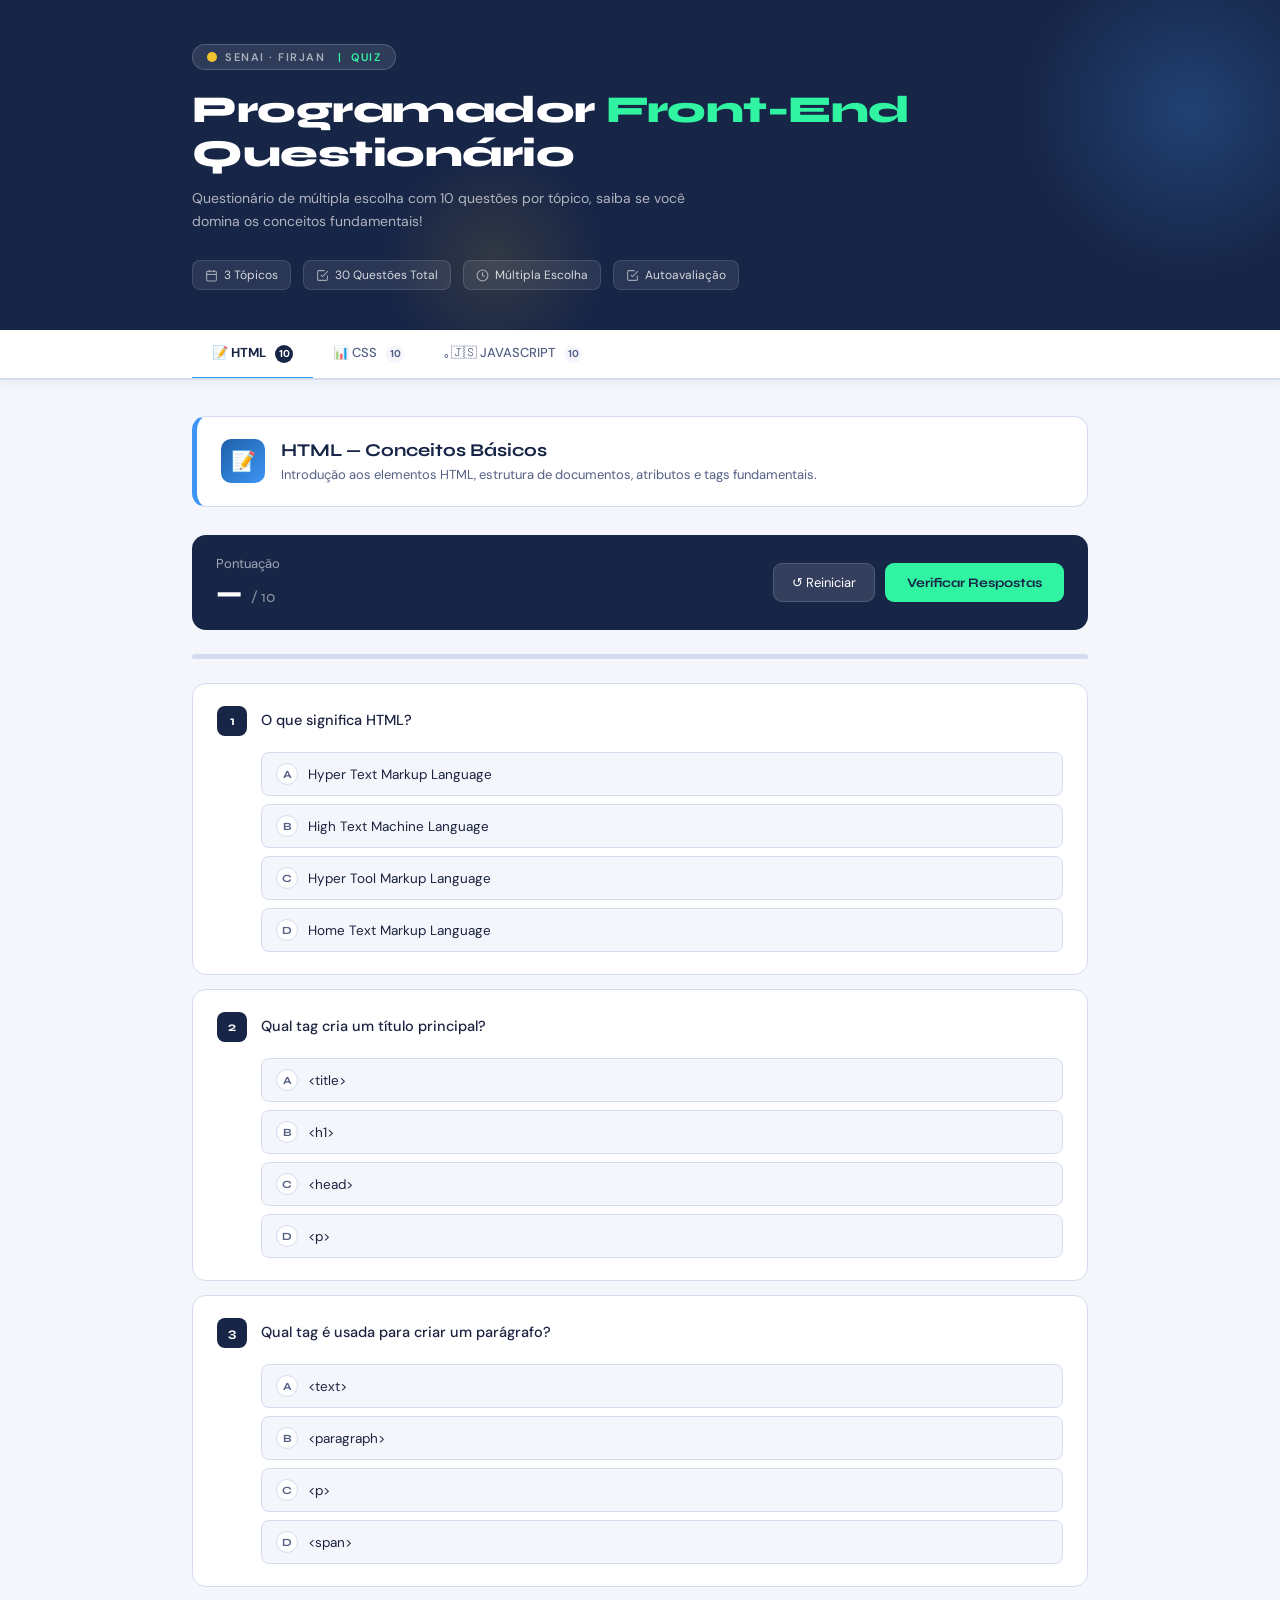
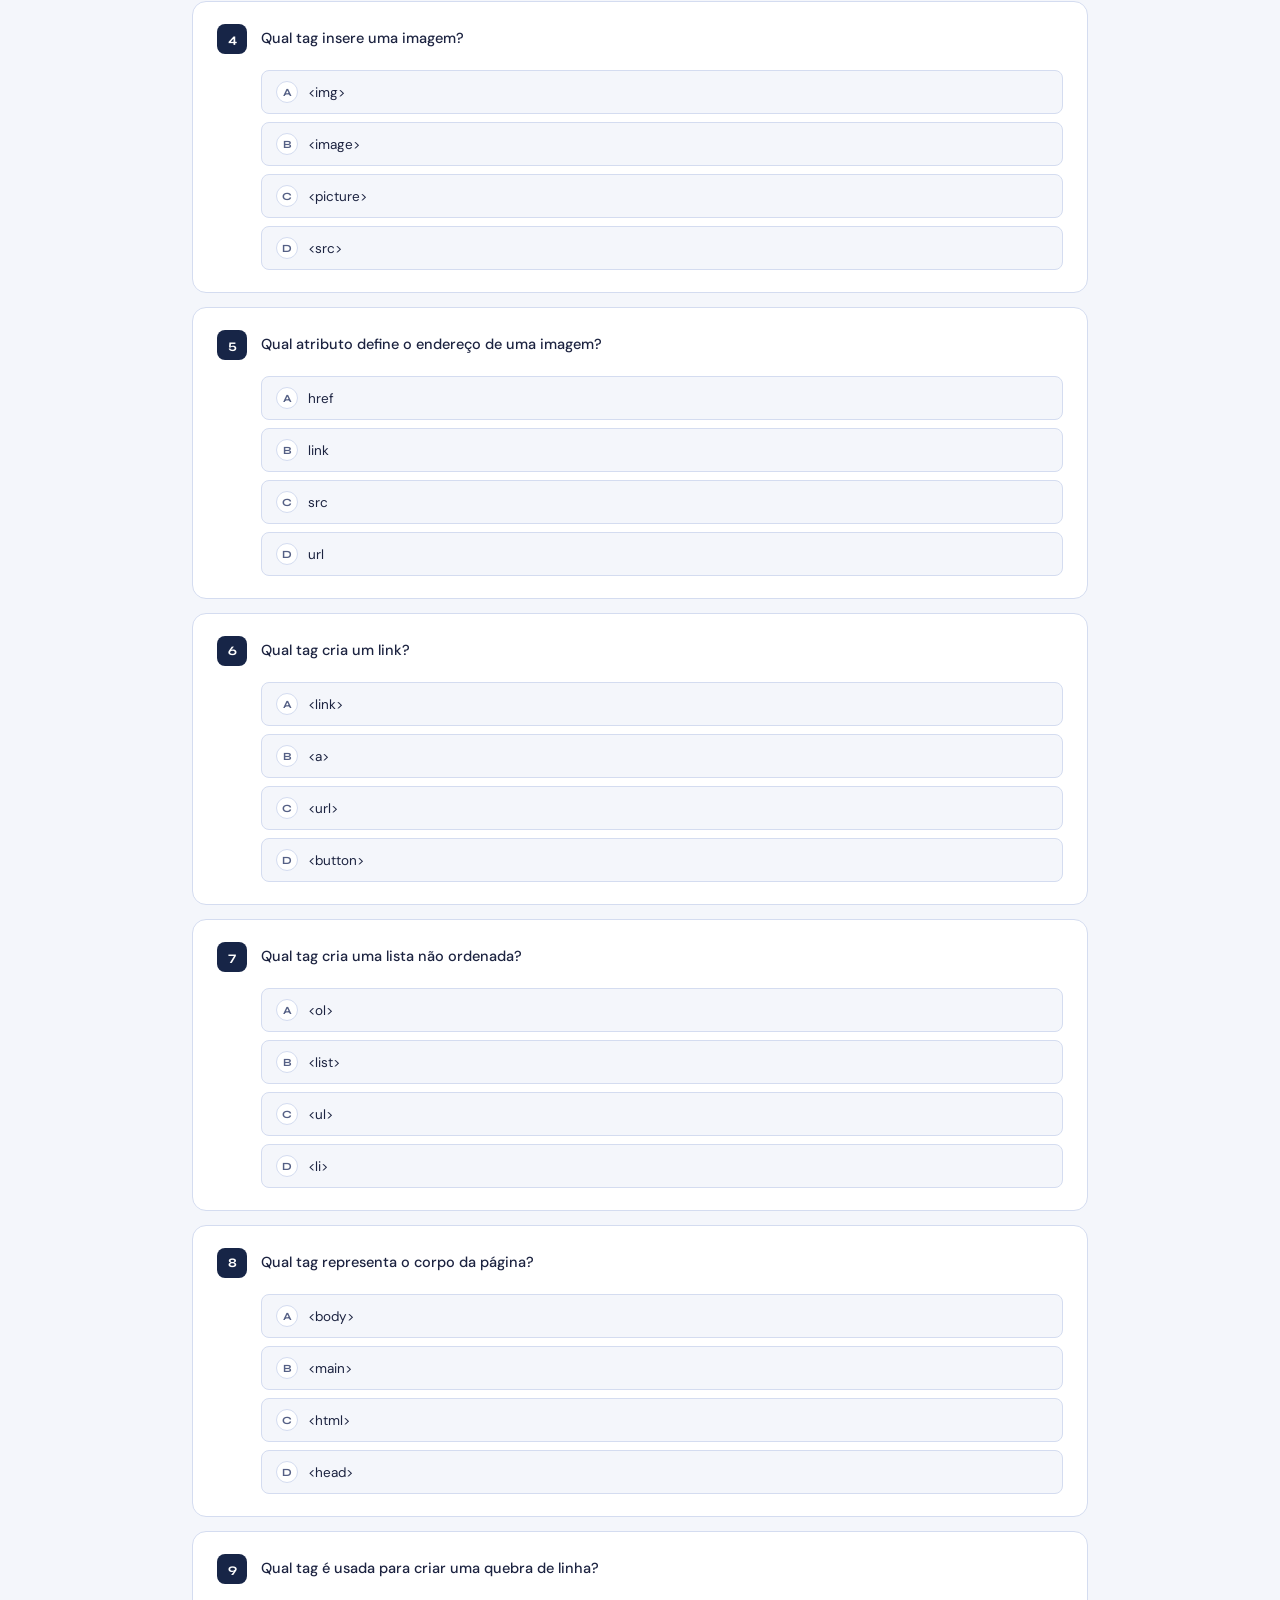
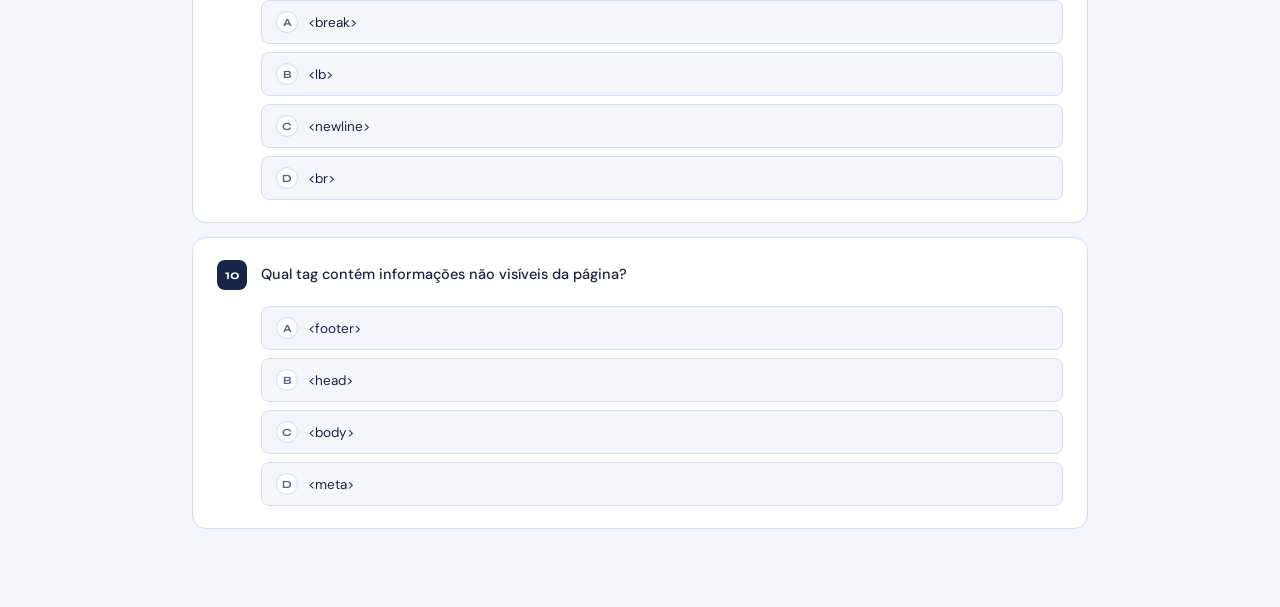
<file: index.html>
<!DOCTYPE html>
<html lang="pt-BR">
<head>
<meta charset="UTF-8">
<meta name="viewport" content="width=device-width, initial-scale=1.0">
<title>Questionário — Programador Front-End | SENAI</title>
<link rel="stylesheet" href="style.css">
</head>
<body>

<header>
  <div class="header-inner">
    <div class="header-badge">
      <svg width="10" height="10" viewBox="0 0 10 10" fill="none"><circle cx="5" cy="5" r="5" fill="#F4C430"/></svg>
      <span>SENAI · FIRJAN</span> &nbsp;|&nbsp; Quiz
    </div>
    <h1>Programador <em>Front-End</em><br>Questionário</h1>
    <p class="header-sub">Questionário de múltipla escolha com 10 questões por tópico, saiba se você domina os conceitos fundamentais!</p>
    <div class="header-meta">
      <div class="meta-chip">
        <svg width="13" height="13" viewBox="0 0 24 24" fill="none" stroke="currentColor" stroke-width="2"><rect x="3" y="4" width="18" height="18" rx="2"/><line x1="16" y1="2" x2="16" y2="6"/><line x1="8" y1="2" x2="8" y2="6"/><line x1="3" y1="10" x2="21" y2="10"/></svg>
        3 Tópicos
      </div>
      <div class="meta-chip">
        <svg width="13" height="13" viewBox="0 0 24 24" fill="none" stroke="currentColor" stroke-width="2"><path d="M9 11l3 3L22 4"/><path d="M21 12v7a2 2 0 01-2 2H5a2 2 0 01-2-2V5a2 2 0 012-2h11"/></svg>
        30 Questões Total
      </div>
      <div class="meta-chip">
        <svg width="13" height="13" viewBox="0 0 24 24" fill="none" stroke="currentColor" stroke-width="2"><circle cx="12" cy="12" r="10"/><polyline points="12 6 12 12 16 14"/></svg>
        Múltipla Escolha
      </div>
      <div class="meta-chip">
       <svg width="13" height="13" viewBox="0 0 24 24" fill="none" stroke="currentColor" stroke-width="2"><path d="M9 11l3 3L22 4"/><path d="M21 12v7a2 2 0 01-2 2H5a2 2 0 01-2-2V5a2 2 0 012-2h11"/></svg>
        Autoavaliação
      </div>
    </div>
  </div>
</header>

<div class="tabs-bar">
  <div class="tabs-inner">
    <button class="tab-btn active" onclick="showTab(0)">📝 HTML <span class="tab-num">10</span></button>
    <button class="tab-btn" onclick="showTab(1)">📊 CSS <span class="tab-num">10</span></button>
    <button class="tab-btn" onclick="showTab(2)">｡🇯‌🇸‌ JAVASCRIPT <span class="tab-num">10</span></button>
  </div>
</div>

<main>

<div class="section active" id="section-0">
  <div class="section-header">
    <div class="section-icon">📝</div>
    <div class="section-info">
      <h2>HTML — Conceitos Básicos</h2>
      <p>Introdução aos elementos HTML, estrutura de documentos, atributos e tags fundamentais.</p>
    </div>
  </div>
  <div class="score-box" id="score-0">
    <div>
      <div class="score-label">Pontuação</div>
      <div class="score-value" id="scoreVal-0">— <span>/ 10</span></div>
    </div>
    <div style="display:flex;gap:10px;flex-wrap:wrap">
      <button class="reset-btn" onclick="resetSection(0)">↺ Reiniciar</button>
      <button class="check-btn" onclick="checkSection(0)">Verificar Respostas</button>
    </div>
  </div>
  <div class="progress-bar-wrap"><div class="progress-bar-fill" id="prog-0" style="width:0%"></div></div>
  <div id="questions-0"></div>
</div>

<div class="section" id="section-1">
  <div class="section-header">
    <div class="section-icon">📊</div>
    <div class="section-info">
      <h2>CSS — Estilização e Layout</h2>
      <p>Propriedades CSS, seletores, modelos de caixa, layout e responsividade.</p>
    </div>
  </div>
  <div class="score-box" id="score-1">
    <div>
      <div class="score-label">Pontuação</div>
      <div class="score-value" id="scoreVal-1">— <span>/ 10</span></div>
    </div>
    <div style="display:flex;gap:10px;flex-wrap:wrap">
      <button class="reset-btn" onclick="resetSection(1)">↺ Reiniciar</button>
      <button class="check-btn" onclick="checkSection(1)">Verificar Respostas</button>
    </div>
  </div>
  <div class="progress-bar-wrap"><div class="progress-bar-fill" id="prog-1" style="width:0%"></div></div>
  <div id="questions-1"></div>
</div>

<div class="section" id="section-2">
  <div class="section-header">
    <div class="section-icon">｡🇯‌🇸</div>
    <div class="section-info">
      <h2>JavaScript — Fundamentos</h2>
      <p>Introdução à linguagem JavaScript, variáveis, tipos de dados, operadores, estruturas de controle e funções.</p>
    </div>
  </div>
  <div class="score-box" id="score-2">
    <div>
      <div class="score-label">Pontuação</div>
      <div class="score-value" id="scoreVal-2">— <span>/ 10</span></div>
    </div>
    <div style="display:flex;gap:10px;flex-wrap:wrap">
      <button class="reset-btn" onclick="resetSection(2)">↺ Reiniciar</button>
      <button class="check-btn" onclick="checkSection(2)">Verificar Respostas</button>
    </div>
  </div>
  <div class="progress-bar-wrap"><div class="progress-bar-fill" id="prog-2" style="width:0%"></div></div>
  <div id="questions-2"></div>
</div>
</main>
<script src="script.js"></script>
</body>
</html>
</file>
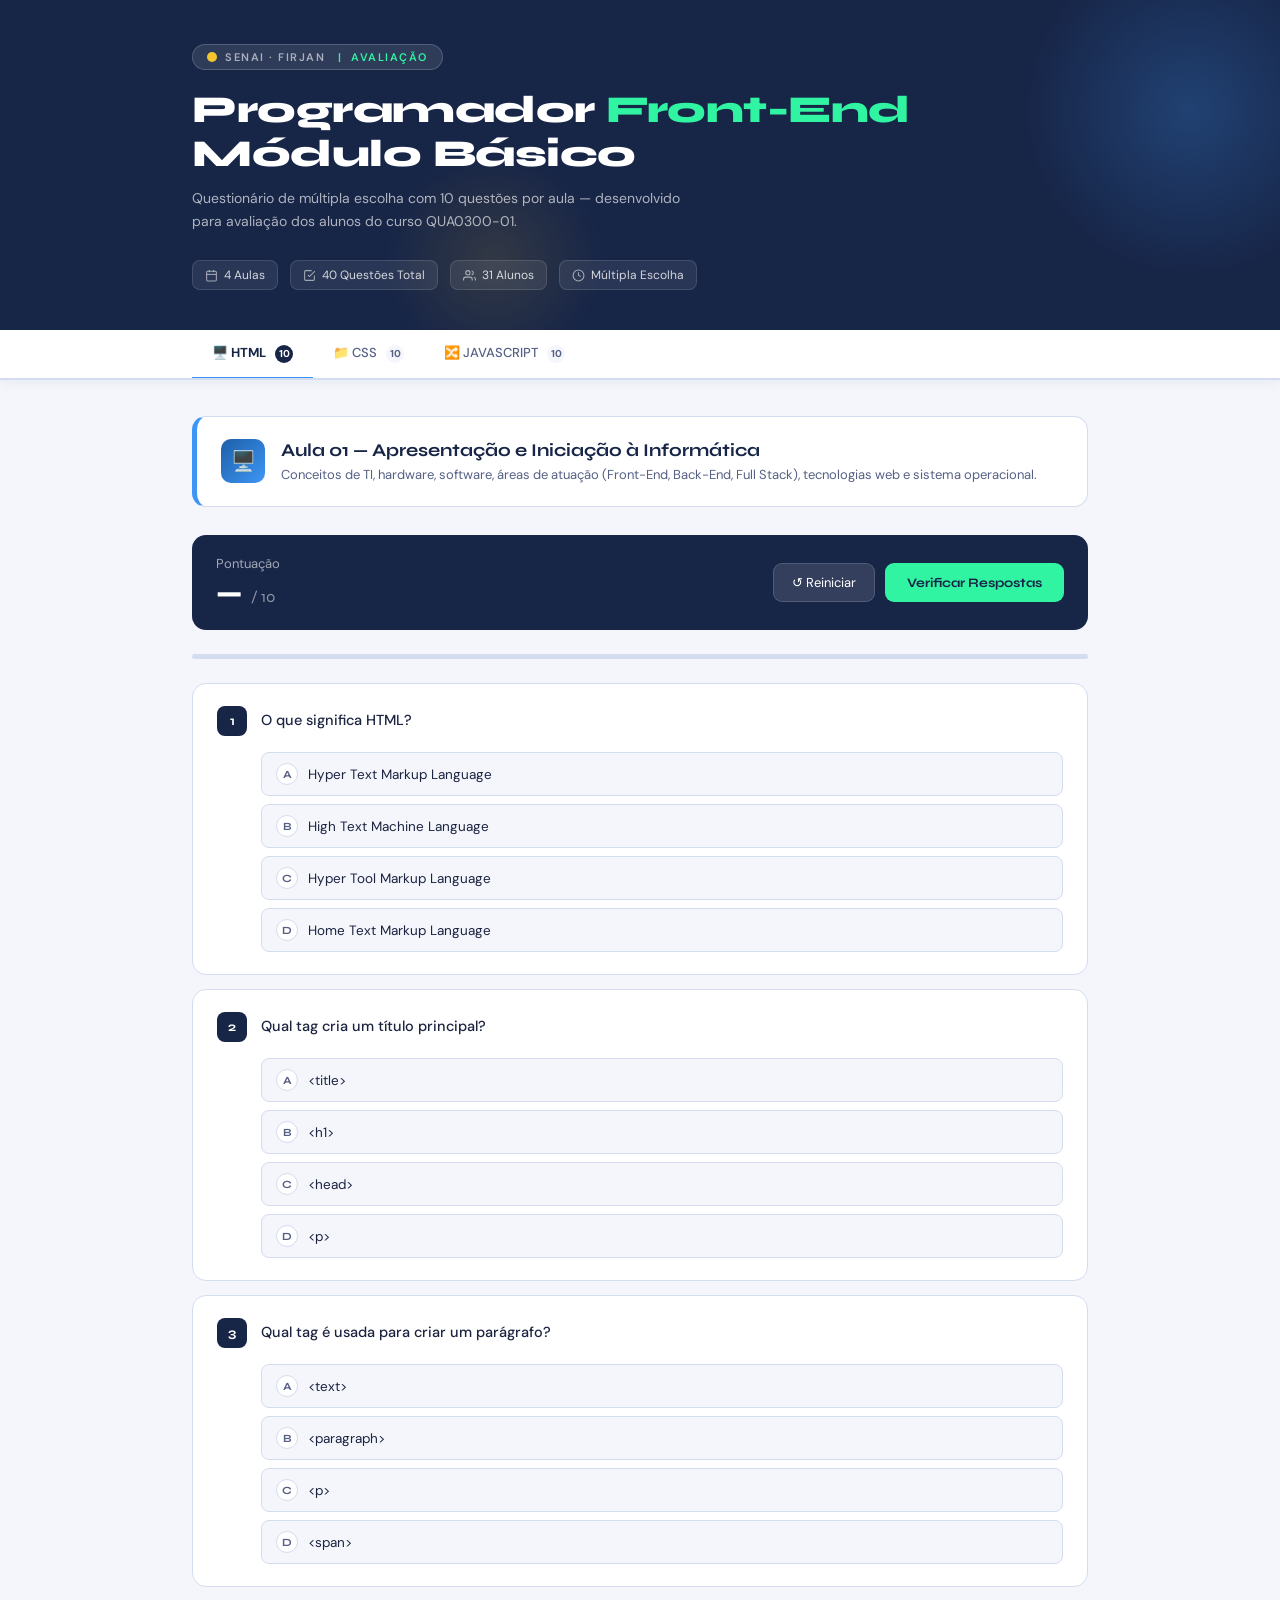
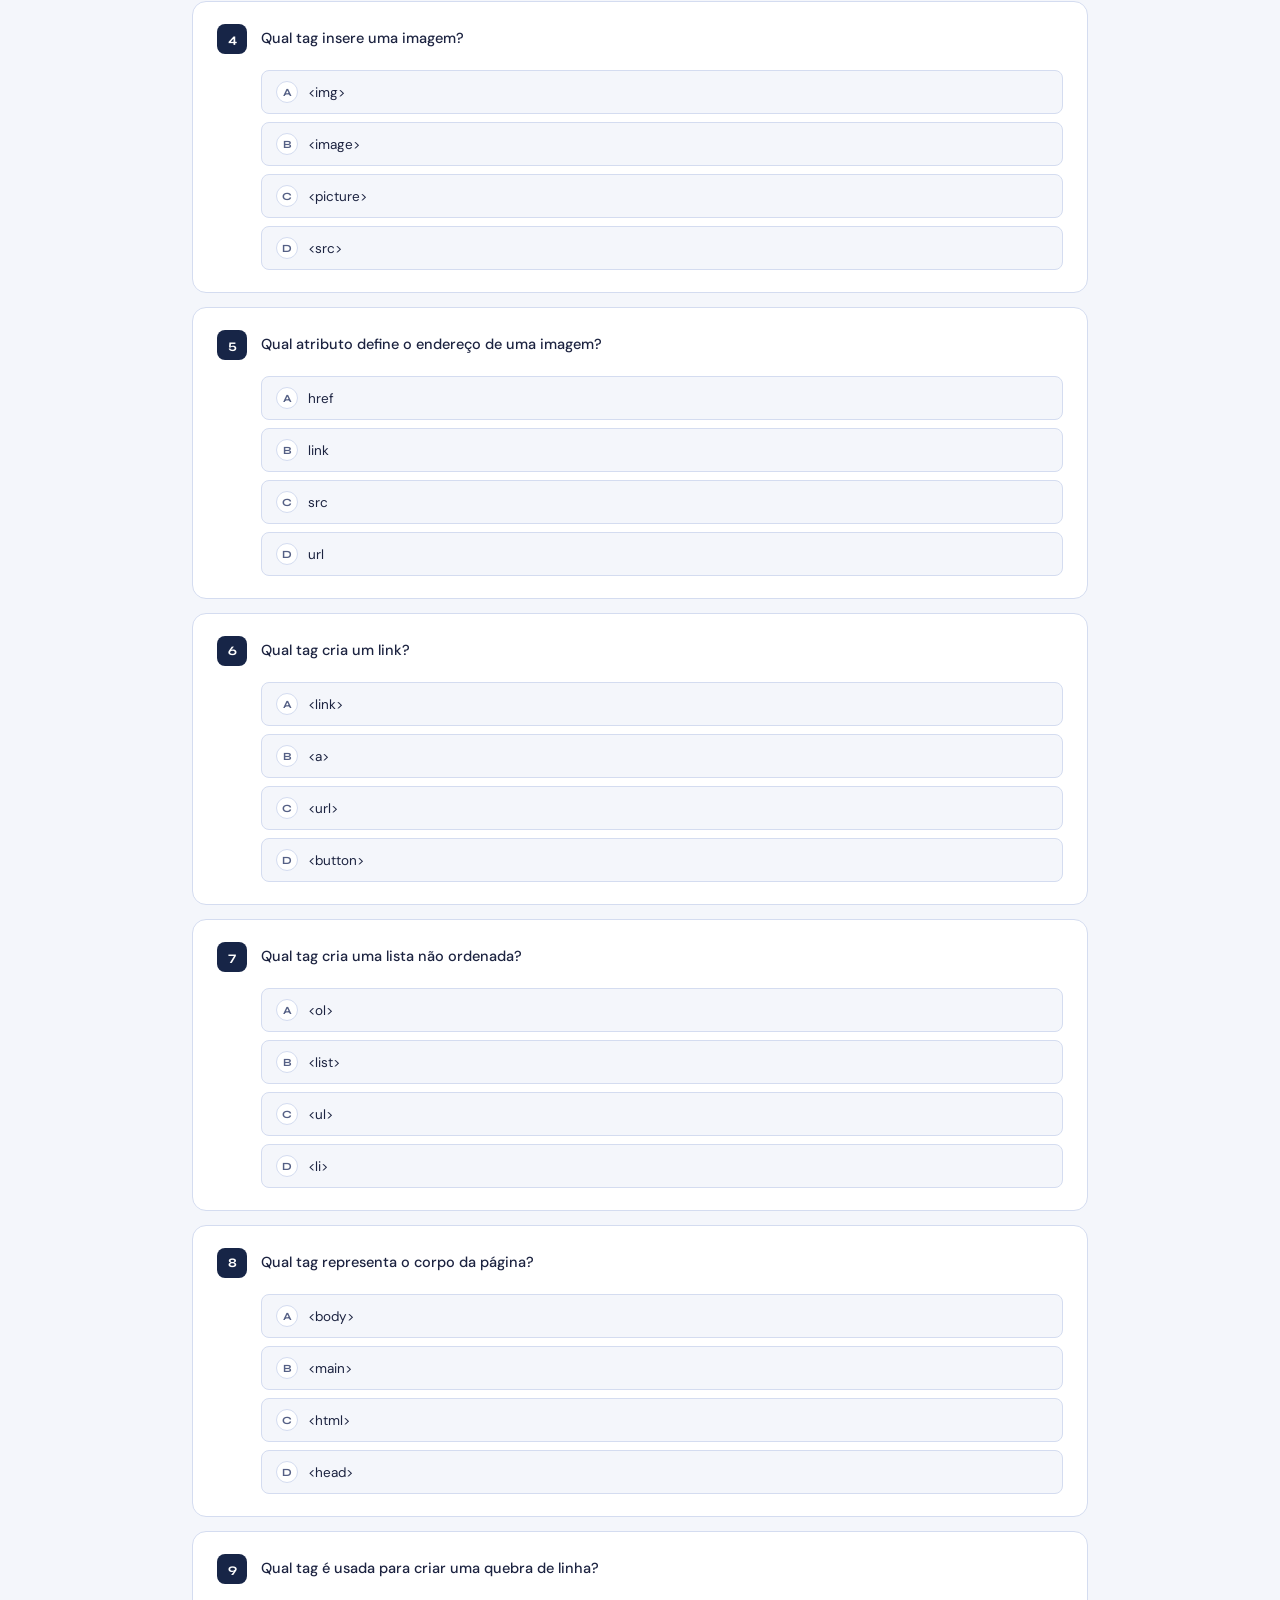
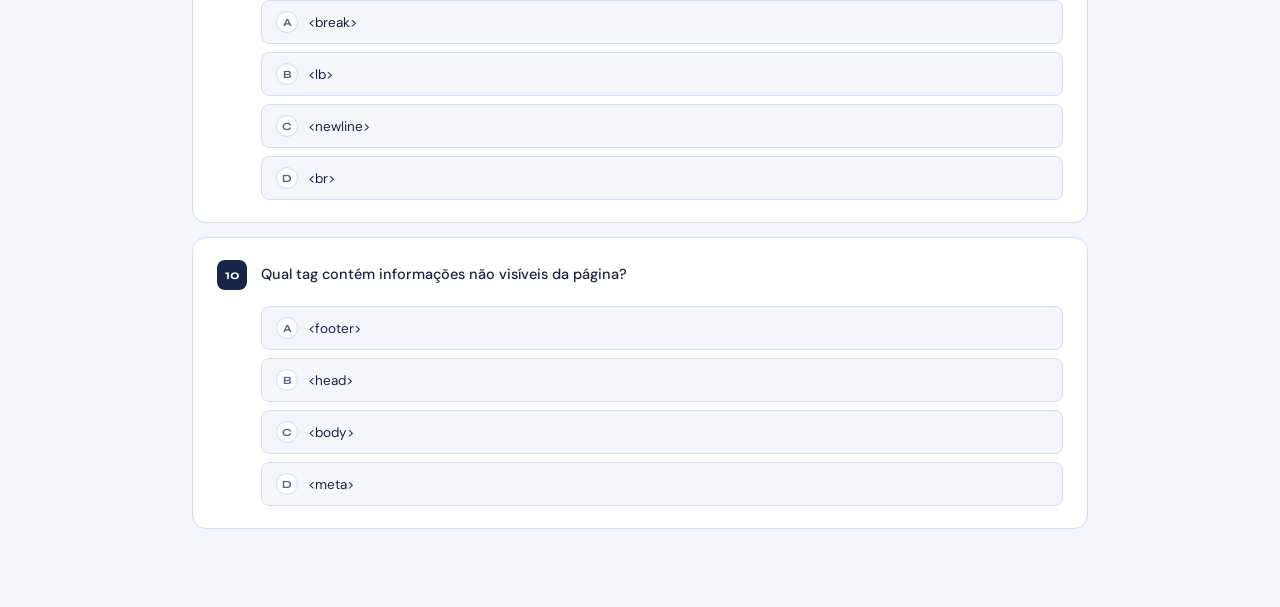
<file: quiz_programador_frontend_senai.html>
<!DOCTYPE html>
<html lang="pt-BR">
<head>
<meta charset="UTF-8">
<meta name="viewport" content="width=device-width, initial-scale=1.0">
<title>Questionário — Programador Front-End | SENAI</title>
<link rel="stylesheet" href="style.css">
</head>
<body>

<header>
  <div class="header-inner">
    <div class="header-badge">
      <svg width="10" height="10" viewBox="0 0 10 10" fill="none"><circle cx="5" cy="5" r="5" fill="#F4C430"/></svg>
      <span>SENAI · FIRJAN</span> &nbsp;|&nbsp; Avaliação
    </div>
    <h1>Programador <em>Front-End</em><br>Módulo Básico</h1>
    <p class="header-sub">Questionário de múltipla escolha com 10 questões por aula — desenvolvido para avaliação dos alunos do curso QUA0300-01.</p>
    <div class="header-meta">
      <div class="meta-chip">
        <svg width="13" height="13" viewBox="0 0 24 24" fill="none" stroke="currentColor" stroke-width="2"><rect x="3" y="4" width="18" height="18" rx="2"/><line x1="16" y1="2" x2="16" y2="6"/><line x1="8" y1="2" x2="8" y2="6"/><line x1="3" y1="10" x2="21" y2="10"/></svg>
        4 Aulas
      </div>
      <div class="meta-chip">
        <svg width="13" height="13" viewBox="0 0 24 24" fill="none" stroke="currentColor" stroke-width="2"><path d="M9 11l3 3L22 4"/><path d="M21 12v7a2 2 0 01-2 2H5a2 2 0 01-2-2V5a2 2 0 012-2h11"/></svg>
        40 Questões Total
      </div>
      <div class="meta-chip">
        <svg width="13" height="13" viewBox="0 0 24 24" fill="none" stroke="currentColor" stroke-width="2"><path d="M17 21v-2a4 4 0 00-4-4H5a4 4 0 00-4 4v2"/><circle cx="9" cy="7" r="4"/><path d="M23 21v-2a4 4 0 00-3-3.87"/><path d="M16 3.13a4 4 0 010 7.75"/></svg>
        31 Alunos
      </div>
      <div class="meta-chip">
        <svg width="13" height="13" viewBox="0 0 24 24" fill="none" stroke="currentColor" stroke-width="2"><circle cx="12" cy="12" r="10"/><polyline points="12 6 12 12 16 14"/></svg>
        Múltipla Escolha
      </div>
    </div>
  </div>
</header>

<div class="tabs-bar">
  <div class="tabs-inner">
    <button class="tab-btn active" onclick="showTab(0)">🖥️ HTML <span class="tab-num">10</span></button>
    <button class="tab-btn" onclick="showTab(1)">📁 CSS <span class="tab-num">10</span></button>
    <button class="tab-btn" onclick="showTab(2)">🔀 JAVASCRIPT <span class="tab-num">10</span></button>
  </div>
</div>

<main>

<!-- ══════════════════════════ AULA 01 ══════════════════════════ -->
<div class="section active" id="section-0">
  <div class="section-header">
    <div class="section-icon">🖥️</div>
    <div class="section-info">
      <h2>Aula 01 — Apresentação e Iniciação à Informática</h2>
      <p>Conceitos de TI, hardware, software, áreas de atuação (Front-End, Back-End, Full Stack), tecnologias web e sistema operacional.</p>
    </div>
  </div>
  <div class="score-box" id="score-0">
    <div>
      <div class="score-label">Pontuação</div>
      <div class="score-value" id="scoreVal-0">— <span>/ 10</span></div>
    </div>
    <div style="display:flex;gap:10px;flex-wrap:wrap">
      <button class="reset-btn" onclick="resetSection(0)">↺ Reiniciar</button>
      <button class="check-btn" onclick="checkSection(0)">Verificar Respostas</button>
    </div>
  </div>
  <div class="progress-bar-wrap"><div class="progress-bar-fill" id="prog-0" style="width:0%"></div></div>
  <div id="questions-0"></div>
</div>

<!-- ══════════════════════════ AULA 02 ══════════════════════════ -->
<div class="section" id="section-1">
  <div class="section-header">
    <div class="section-icon">📁</div>
    <div class="section-info">
      <h2>Aula 02 — Manipulação de Arquivos e Ética Digital</h2>
      <p>Estrutura de diretórios, tipos de arquivos, direitos autorais, LGPD, Marco Civil da Internet e licenças de software.</p>
    </div>
  </div>
  <div class="score-box" id="score-1">
    <div>
      <div class="score-label">Pontuação</div>
      <div class="score-value" id="scoreVal-1">— <span>/ 10</span></div>
    </div>
    <div style="display:flex;gap:10px;flex-wrap:wrap">
      <button class="reset-btn" onclick="resetSection(1)">↺ Reiniciar</button>
      <button class="check-btn" onclick="checkSection(1)">Verificar Respostas</button>
    </div>
  </div>
  <div class="progress-bar-wrap"><div class="progress-bar-fill" id="prog-1" style="width:0%"></div></div>
  <div id="questions-1"></div>
</div>

<!-- ══════════════════════════ AULA 03 ══════════════════════════ -->
<div class="section" id="section-2">
  <div class="section-header">
    <div class="section-icon">🔀</div>
    <div class="section-info">
      <h2>Aula 03 — Gestão de Projetos e Git Básico</h2>
      <p>Gestão de projetos, metodologias ágil vs. tradicional, ferramentas colaborativas (Trello, GitHub), controle de versão e comandos Git.</p>
    </div>
  </div>
  <div class="score-box" id="score-2">
    <div>
      <div class="score-label">Pontuação</div>
      <div class="score-value" id="scoreVal-2">— <span>/ 10</span></div>
    </div>
    <div style="display:flex;gap:10px;flex-wrap:wrap">
      <button class="reset-btn" onclick="resetSection(2)">↺ Reiniciar</button>
      <button class="check-btn" onclick="checkSection(2)">Verificar Respostas</button>
    </div>
  </div>
  <div class="progress-bar-wrap"><div class="progress-bar-fill" id="prog-2" style="width:0%"></div></div>
  <div id="questions-2"></div>
</div>
</main>
<script src="script.js"></script>
</body>
</html>
</file>
<file: style.css>
@import url('https://fonts.googleapis.com/css2?family=Syne:wght@400;600;700;800&family=DM+Sans:ital,wght@0,300;0,400;0,500;1,400&display=swap');

:root {
    --blue-deep: #172547;
    --blue-mid:  #1E5FA8;
    --blue-bright: #3D96F5;
    --gold: #30f4a2;
    --teal: #00C9A7;
    --bg: #F4F6FB;
    --white: #FFFFFF;
    --text: #1C2340;
    --text-light: #556085;
    --border: #D4DCF0;
    --correct: #00C9A7;
    --radius: 14px;
  }

  * { box-sizing: border-box; margin: 0; padding: 0; }

  body {
    font-family: 'DM Sans', sans-serif;
    background: var(--bg);
    color: var(--text);
    min-height: 100vh;
  }

  header {
    background: var(--blue-deep);
    color: white;
    padding: 0;
    position: relative;
    overflow: hidden;
  }
  header::before {
    content: '';
    position: absolute;
    top: -60px; right: -80px;
    width: 340px; height: 340px;
    background: radial-gradient(circle, rgba(61,150,245,0.25) 0%, transparent 70%);
    border-radius: 50%;
  }
  header::after {
    content: '';
    position: absolute;
    bottom: -40px; left: 30%;
    width: 220px; height: 220px;
    background: radial-gradient(circle, rgba(244,196,48,0.12) 0%, transparent 70%);
    border-radius: 50%;
  }
  .header-inner {
    max-width: 960px;
    margin: 0 auto;
    padding: 44px 32px 40px;
    position: relative;
    z-index: 2;
  }
  .header-badge {
    display: inline-flex;
    align-items: center;
    gap: 8px;
    background: rgba(255,255,255,0.1);
    border: 1px solid rgba(255,255,255,0.18);
    border-radius: 50px;
    padding: 5px 14px;
    font-size: 11px;
    letter-spacing: 1.5px;
    text-transform: uppercase;
    font-weight: 600;
    color: var(--gold);
    margin-bottom: 18px;
  }
  .header-badge span { color: rgba(255,255,255,0.6); }
  h1 {
    font-family: 'Syne', sans-serif;
    font-size: clamp(24px, 4vw, 38px);
    font-weight: 800;
    line-height: 1.15;
    margin-bottom: 12px;
    letter-spacing: -0.5px;
  }
  h1 em { color: var(--gold); font-style: normal; }
  .header-sub {
    font-size: 14px;
    color: rgba(255,255,255,0.65);
    max-width: 520px;
    line-height: 1.6;
    margin-bottom: 28px;
  }
  .header-meta {
    display: flex;
    flex-wrap: wrap;
    gap: 12px;
  }
  .meta-chip {
    display: flex;
    align-items: center;
    gap: 6px;
    background: rgba(255,255,255,0.08);
    border: 1px solid rgba(255,255,255,0.12);
    border-radius: 8px;
    padding: 6px 12px;
    font-size: 12px;
    color: rgba(255,255,255,0.8);
  }
  .meta-chip svg { opacity: 0.7; flex-shrink: 0; }

  .tabs-bar {
    background: var(--white);
    border-bottom: 2px solid var(--border);
    position: center;
    top: 0;
    z-index: 100;
    box-shadow: 0 2px 12px rgba(10,36,99,0.06);
    align-items: center;
  }
  .tabs-inner {
    max-width: 960px;
    margin: 0 auto;
    padding: 0 32px;
    display: flex;
    gap: 0;
    overflow-x: auto;
    scrollbar-width: none;
    align-items: center;
  }
  .tabs-inner::-webkit-scrollbar { display: none; }
  .tab-btn {
    flex-shrink: 0;
    padding: 14px 20px;
    border: none;
    background: none;
    cursor: pointer;
    font-family: 'DM Sans', sans-serif;
    font-size: 13px;
    font-weight: 500;
    color: var(--text-light);
    border-bottom: 3px solid transparent;
    margin-bottom: -2px;
    transition: all 0.2s;
    white-space: nowrap;
  }
  .tab-btn:hover { color: var(--blue-mid); }
  .tab-btn.active {
    color: var(--blue-deep);
    font-weight: 700;
    border-bottom-color: var(--blue-bright);
  }
  .tab-btn .tab-num {
    display: inline-flex;
    align-items: center;
    justify-content: center;
    width: 18px; height: 18px;
    border-radius: 50%;
    background: var(--bg);
    font-size: 10px;
    font-weight: 700;
    margin-left: 6px;
    color: var(--text-light);
  }
  .tab-btn.active .tab-num {
    background: var(--blue-deep);
    color: white;
  }

  main {
    max-width: 960px;
    margin: 0 auto;
    padding: 36px 32px 64px;
  }

  .section { display: none; }
  .section.active { display: block; }

  .section-header {
    display: flex;
    align-items: flex-start;
    gap: 16px;
    margin-bottom: 28px;
    padding: 22px 24px;
    background: var(--white);
    border-radius: var(--radius);
    border: 1px solid var(--border);
    border-left: 5px solid var(--blue-bright);
  }
  .section-icon {
    width: 44px; height: 44px;
    border-radius: 10px;
    background: linear-gradient(135deg, var(--blue-mid), var(--blue-bright));
    display: flex; align-items: center; justify-content: center;
    flex-shrink: 0;
    font-size: 20px;
  }
  .section-info h2 {
    font-family: 'Syne', sans-serif;
    font-size: 18px;
    font-weight: 700;
    color: var(--blue-deep);
    margin-bottom: 4px;
  }
  .section-info p {
    font-size: 13px;
    color: var(--text-light);
    line-height: 1.5;
  }

  .question-card {
    background: var(--white);
    border: 1px solid var(--border);
    border-radius: var(--radius);
    padding: 22px 24px;
    margin-bottom: 14px;
    transition: box-shadow 0.2s;
  }
  .question-card:hover {
    box-shadow: 0 4px 20px rgba(10,36,99,0.08);
  }
  .q-header {
    display: flex;
    align-items: flex-start;
    gap: 14px;
    margin-bottom: 16px;
  }
  .q-number {
    flex-shrink: 0;
    width: 30px; height: 30px;
    border-radius: 8px;
    background: var(--blue-deep);
    color: white;
    font-family: 'Syne', sans-serif;
    font-size: 13px;
    font-weight: 700;
    display: flex; align-items: center; justify-content: center;
  }
  .q-text {
    font-size: 14.5px;
    font-weight: 500;
    line-height: 1.5;
    color: var(--text);
    padding-top: 4px;
  }
  .options {
    display: flex;
    flex-direction: column;
    gap: 8px;
    padding-left: 44px;
  }
  .option {
    display: flex;
    align-items: center;
    gap: 10px;
    padding: 10px 14px;
    border-radius: 8px;
    border: 1.5px solid var(--border);
    cursor: pointer;
    transition: all 0.15s;
    font-size: 13.5px;
    color: var(--text);
    background: var(--bg);
    user-select: none;
  }
  .option:hover {
    border-color: var(--blue-bright);
    background: rgba(61,150,245,0.06);
  }
  .option.selected {
    border-color: var(--blue-mid);
    background: rgba(30,95,168,0.07);
    color: var(--blue-deep);
    font-weight: 500;
  }
  .option.correct {
    border-color: var(--correct);
    background: rgba(0,201,167,0.08);
    color: #007A63;
    font-weight: 600;
  }
  .option.wrong {
    border-color: #FF5C5C;
    background: rgba(255,92,92,0.07);
    color: #C0392B;
  }
  .option-letter {
    flex-shrink: 0;
    width: 22px; height: 22px;
    border-radius: 50%;
    border: 1.5px solid var(--border);
    display: flex; align-items: center; justify-content: center;
    font-size: 11px;
    font-weight: 700;
    font-family: 'Syne', sans-serif;
    background: white;
    color: var(--text-light);
    transition: all 0.15s;
  }
  .option.selected .option-letter {
    background: var(--blue-mid);
    border-color: var(--blue-mid);
    color: white;
  }
  .option.correct .option-letter {
    background: var(--correct);
    border-color: var(--correct);
    color: white;
  }
  .option.wrong .option-letter {
    background: #FF5C5C;
    border-color: #FF5C5C;
    color: white;
  }

  .progress-bar-wrap {
    background: var(--border);
    border-radius: 50px;
    height: 5px;
    margin-bottom: 24px;
    overflow: hidden;
  }
  .progress-bar-fill {
    height: 100%;
    border-radius: 50px;
    background: linear-gradient(90deg, var(--blue-mid), var(--blue-bright));
    transition: width 0.4s ease;
  }

  .score-box {
    background: var(--blue-deep);
    color: white;
    border-radius: var(--radius);
    padding: 20px 24px;
    display: flex;
    align-items: center;
    justify-content: space-between;
    margin-bottom: 24px;
    gap: 16px;
  }
  .score-label {
    font-size: 13px;
    color: rgba(255,255,255,0.6);
    margin-bottom: 4px;
  }
  .score-value {
    font-family: 'Syne', sans-serif;
    font-size: 28px;
    font-weight: 800;
  }
  .score-value span { font-size: 16px; font-weight: 400; color: rgba(255,255,255,0.5); }
  .check-btn {
    flex-shrink: 0;
    padding: 10px 22px;
    border-radius: 9px;
    background: var(--gold);
    color: var(--blue-deep);
    font-family: 'Syne', sans-serif;
    font-weight: 700;
    font-size: 13px;
    border: none;
    cursor: pointer;
    transition: opacity 0.15s;
  }
  .check-btn:hover { opacity: 0.85; }
  .check-btn:disabled { opacity: 0.4; cursor: default; }
  .reset-btn {
    padding: 10px 18px;
    border-radius: 9px;
    background: rgba(255,255,255,0.12);
    color: white;
    font-family: 'DM Sans', sans-serif;
    font-size: 13px;
    border: 1px solid rgba(255,255,255,0.15);
    cursor: pointer;
    transition: background 0.15s;
  }
  .reset-btn:hover { background: rgba(255,255,255,0.2); }


  .export-guide h3 {
    font-family: 'Syne', sans-serif;
    font-size: 16px;
    margin-bottom: 16px;
    display: flex;
    align-items: center;
    gap: 8px;
  }
  .steps {
    display: grid;
    grid-template-columns: repeat(auto-fit, minmax(160px, 1fr));
    gap: 12px;
  }
  .step {
    background: rgba(255,255,255,0.08);
    border: 1px solid rgba(255,255,255,0.12);
    border-radius: 10px;
    padding: 14px 16px;
    font-size: 12.5px;
    line-height: 1.5;
    color: rgba(255,255,255,0.85);
  }
  .step strong {
    display: block;
    font-family: 'Syne', sans-serif;
    font-size: 11px;
    text-transform: uppercase;
    letter-spacing: 0.8px;
    color: var(--gold);
    margin-bottom: 6px;
  }

  .feedback-msg {
    padding: 10px 14px;
    border-radius: 8px;
    font-size: 12.5px;
    margin-top: 10px;
    margin-left: 44px;
    display: none;
    align-items: center;
    gap: 8px;
  }
  .feedback-msg.show { display: flex; }
  .feedback-msg.ok { background: rgba(0,201,167,0.1); color: #007A63; border: 1px solid rgba(0,201,167,0.25); }
  .feedback-msg.err { background: rgba(255,92,92,0.08); color: #C0392B; border: 1px solid rgba(255,92,92,0.2); }

  @media (max-width: 600px) {
    main { padding: 24px 16px 48px; }
    .header-inner { padding: 28px 20px 28px; }
    .tabs-inner { padding: 0 16px; }
    .score-box { flex-direction: column; align-items: flex-start; }
    .options { padding-left: 0; }
  }
</file>
